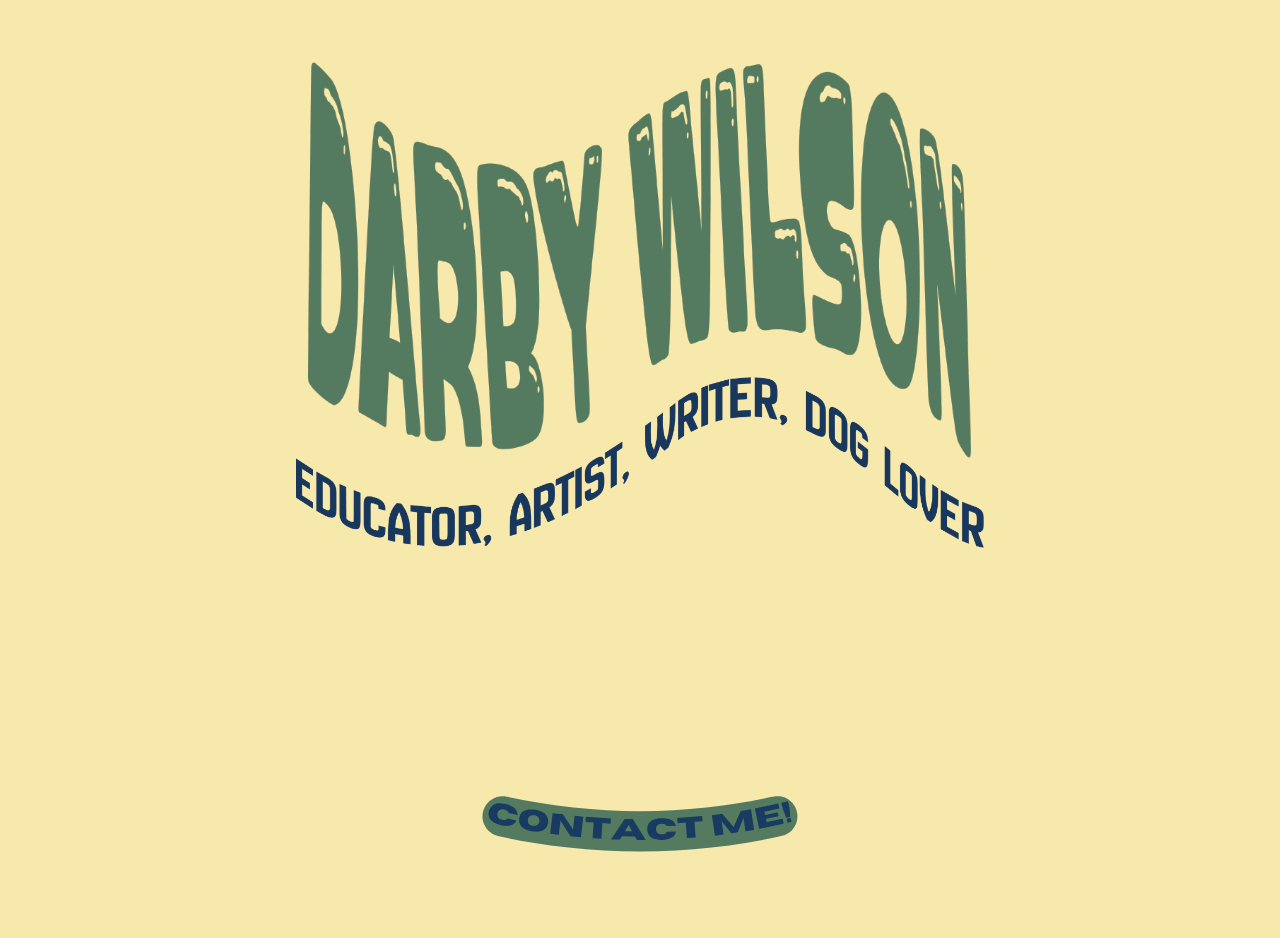
<file: index.html>
<!DOCTYPE html>
<html lang="en">

<head>
  <meta charset="utf-8">
  <meta name="viewport" content="width=device-width, initial-scale=1">
  <title>Personal Website</title>
  <link rel="stylesheet" href="main.css">
</head>

<body>
  <div class="home-layout">
    <div class="home-content-vertical">

      <img class="home-header" src="assets/home/name-header.svg"/>

      <div class="home-tagline-box">
        <a class="home-tagline-item" href="./educator/index.html">
          <img class="home-tagline-item" src="assets/home/part1.png"/>
        </a>
        <a class="home-tagline-item" href="./artist/index.html">
          <img class="home-tagline-item" src="assets/home/part2.png"/>
        </a>
        <a class="home-tagline-item" href="./writer/index.html">
          <img class="home-tagline-item" src="assets/home/part3.png"/>
        </a>
        <a class="home-tagline-item" href="./media/index.html">
          <img class="home-tagline-item" src="assets/home/part4.png"/>
        </a>
      </div>

      <a href="./contact/index.html">
        <img class="home-contact" src="assets/home/contact-me.svg"/>
      </a>

    </div>
  </div>
</body>

</html>
</file>
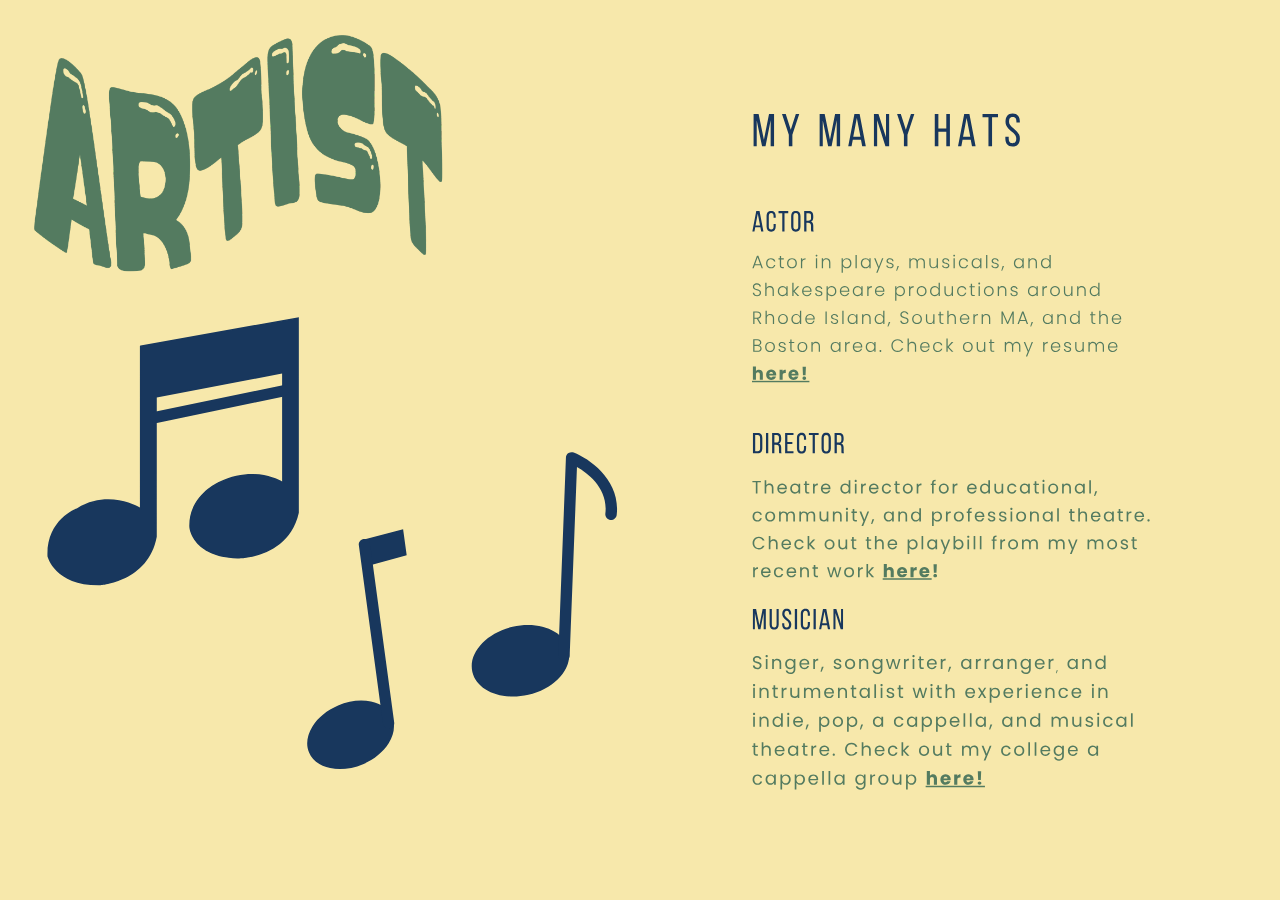
<file: artist/index.html>
<!DOCTYPE html>
<html lang="en">

<head>
  <meta charset="utf-8">
  <meta name="viewport" content="width=device-width, initial-scale=1">
  <title>HTML5 Boilerplate</title>
  <link rel="stylesheet" href="../main.css">
</head>

<body>
  <div class="lhs-rhs-box">

    <div class="lhs-box">
      <img class="lhs-box-header" src="../assets/artist/header.svg"/>
      <img class="lhs-box-graphic" src="../assets/artist/graphic.svg"/>
    </div>

    <div class="rhs-box">
      <img class="rhs-box-text-artist" src="../assets/artist/text.svg"/>
    </div>

  </div>
</body>

</html>
</file>
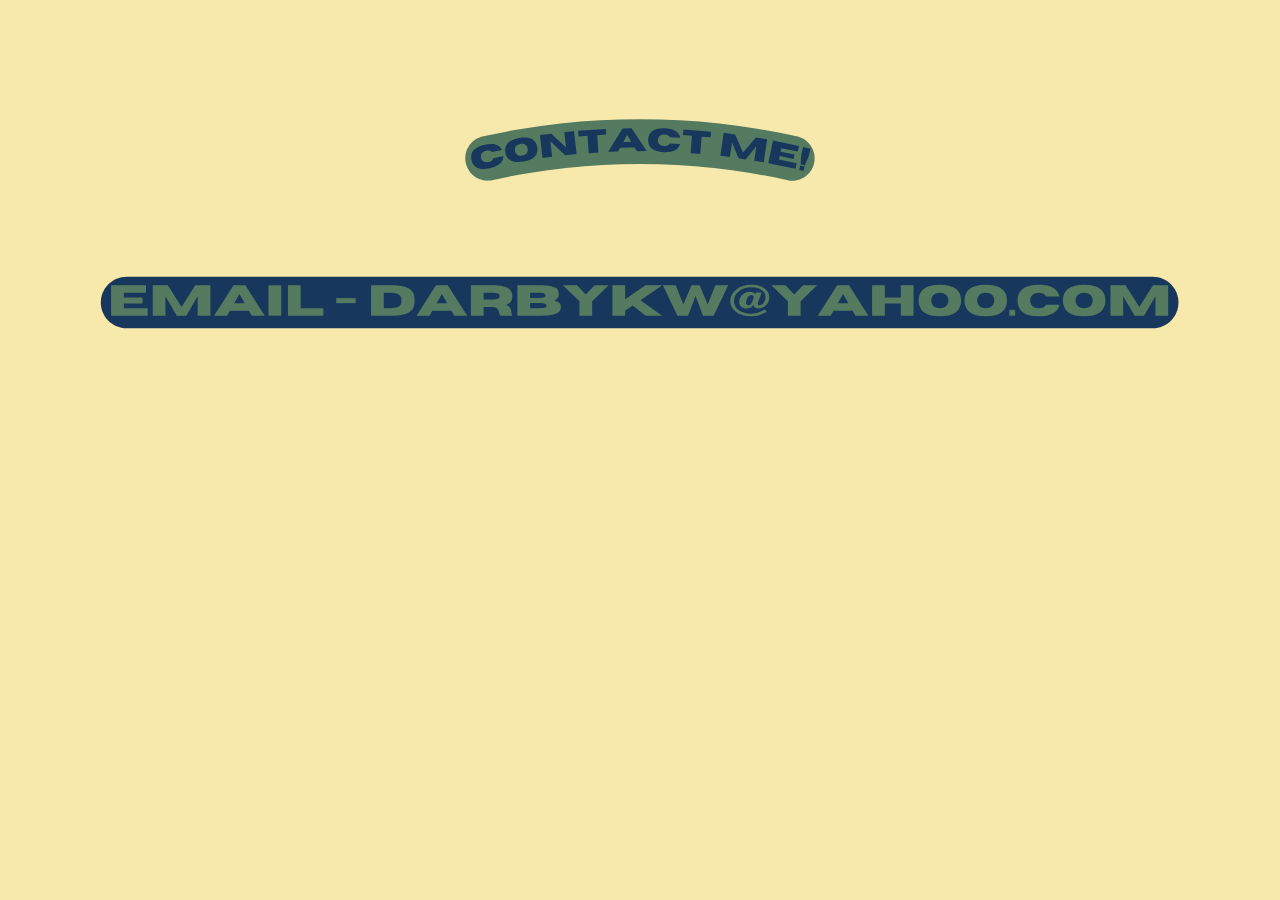
<file: contact/index.html>
<!DOCTYPE html>
<html lang="en">

<head>
  <meta charset="utf-8">
  <meta name="viewport" content="width=device-width, initial-scale=1">
  <title>HTML5 Boilerplate</title>
  <link rel="stylesheet" href="../main.css">
</head>

<body>
  <div class="contact-box">
    <img class="contact-contact-me" src="../assets/contact/contact-contact-me.svg"/>
    <a href="mailto:darbykw@yahoo.com">
       <img class="contact-email" src="../assets/contact/email.svg"/>
    </a>
  </div>
</body>

</html>
</file>
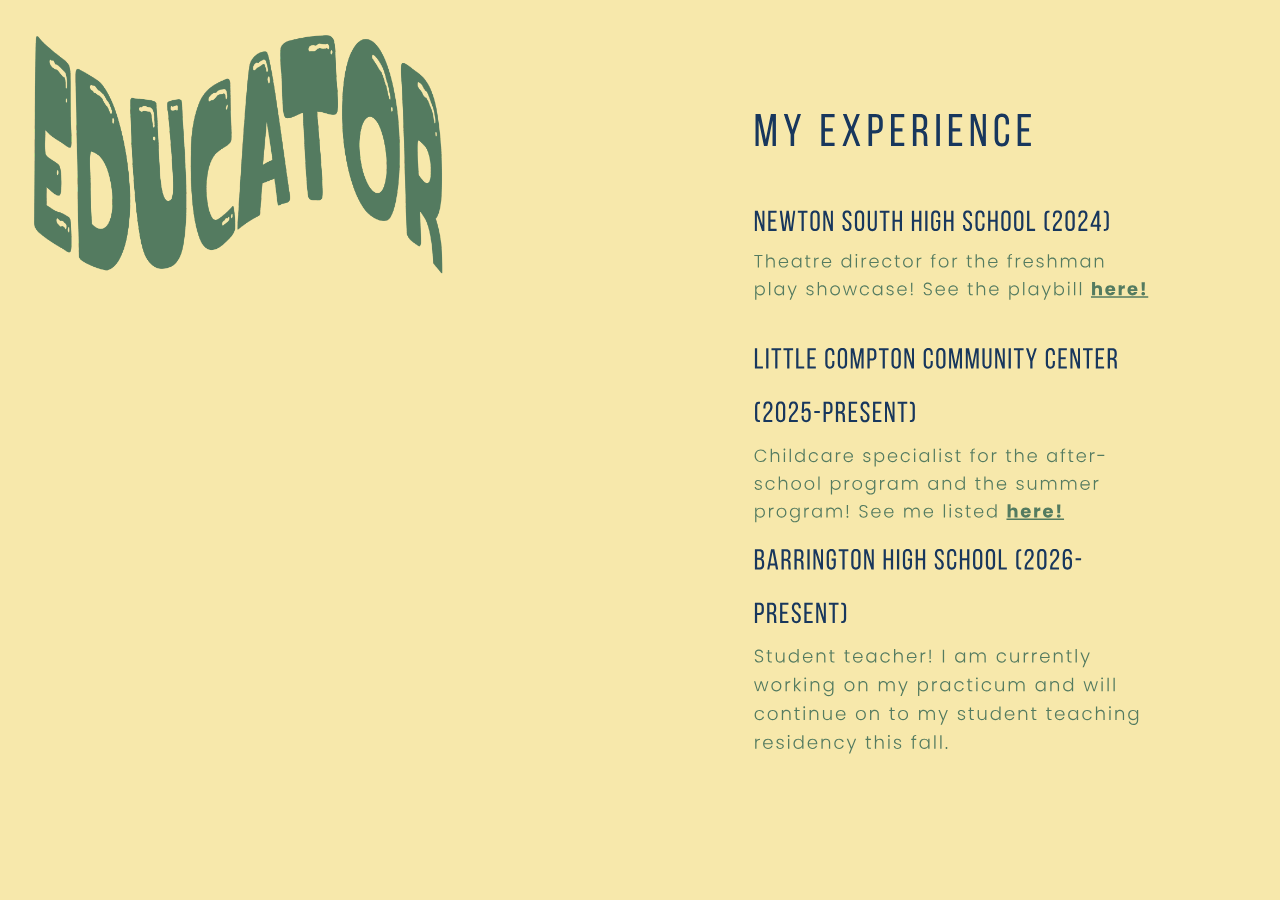
<file: educator/index.html>
<!DOCTYPE html>
<html lang="en">

<head>
  <meta charset="utf-8">
  <meta name="viewport" content="width=device-width, initial-scale=1">
  <title>HTML5 Boilerplate</title>
  <link rel="stylesheet" href="../main.css">
</head>

<body>
  <div class="lhs-rhs-box">

    <div class="lhs-box">
      <img class="lhs-box-header" src="../assets/educator/header.svg"/>
    </div>

    <div class="rhs-box">
      <img class="rhs-box-text-educator" src="../assets/educator/text.svg"/>
    </div>

  </div>
</body>

</html>
</file>
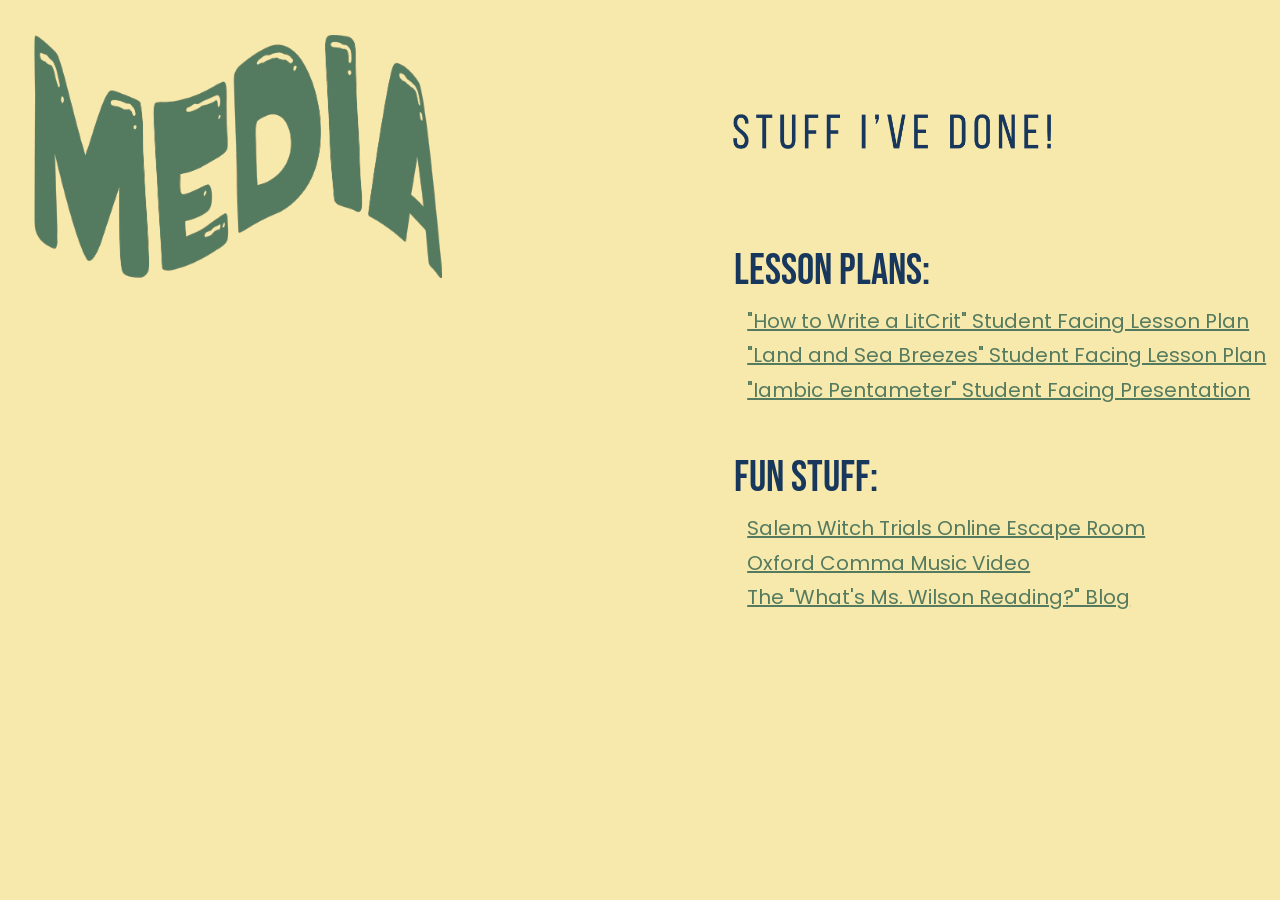
<file: media/index.html>
<!DOCTYPE html>
<html lang="en">

<head>
  <meta charset="utf-8">
  <meta name="viewport" content="width=device-width, initial-scale=1">
  <title>HTML5 Boilerplate</title>
  <link rel="stylesheet" href="../main.css">
</head>

<body>
  <div class="lhs-rhs-box">

    <div class="lhs-box">
      <img class="lhs-box-header" src="../assets/media/header.svg"/>
    </div>

    <div class="rhs-box">
      <img class="rhs-box-text-media" src="../assets/media/text.png"/>
      <h3 class="bebas-neue-regular">
        Lesson Plans:
      </h3>
      <a class="poppins-regular" href="https://canva.link/fdvarf0dc0eamwo">
        "How to Write a LitCrit" Student Facing Lesson Plan
      </a>
      <a class="poppins-regular" href="https://canva.link/zw1wq3qgrwx1j9b">
        "Land and Sea Breezes" Student Facing Lesson Plan
      </a>
      <a class="poppins-regular" href="https://canva.link/qnfe3nqyxry6wlr">
        "Iambic Pentameter" Student Facing Presentation
      </a>
      <h3 class="bebas-neue-regular">
        Fun Stuff:
      </h3>
      <a class="poppins-regular" href="https://view.genially.com/69e62d15c1c8d47cfc8b67cf">
        Salem Witch Trials Online Escape Room
      </a>
      <a class="poppins-regular" href="https://canva.link/fohfoe3xhshp0bt">
        Oxford Comma Music Video
      </a>
      <a class="poppins-regular" href="https://whatsmswilsonreading.blogspot.com/">
        The "What's Ms. Wilson Reading?" Blog
      </a>
    </div>

  </div>
</body>

</html>
</file>
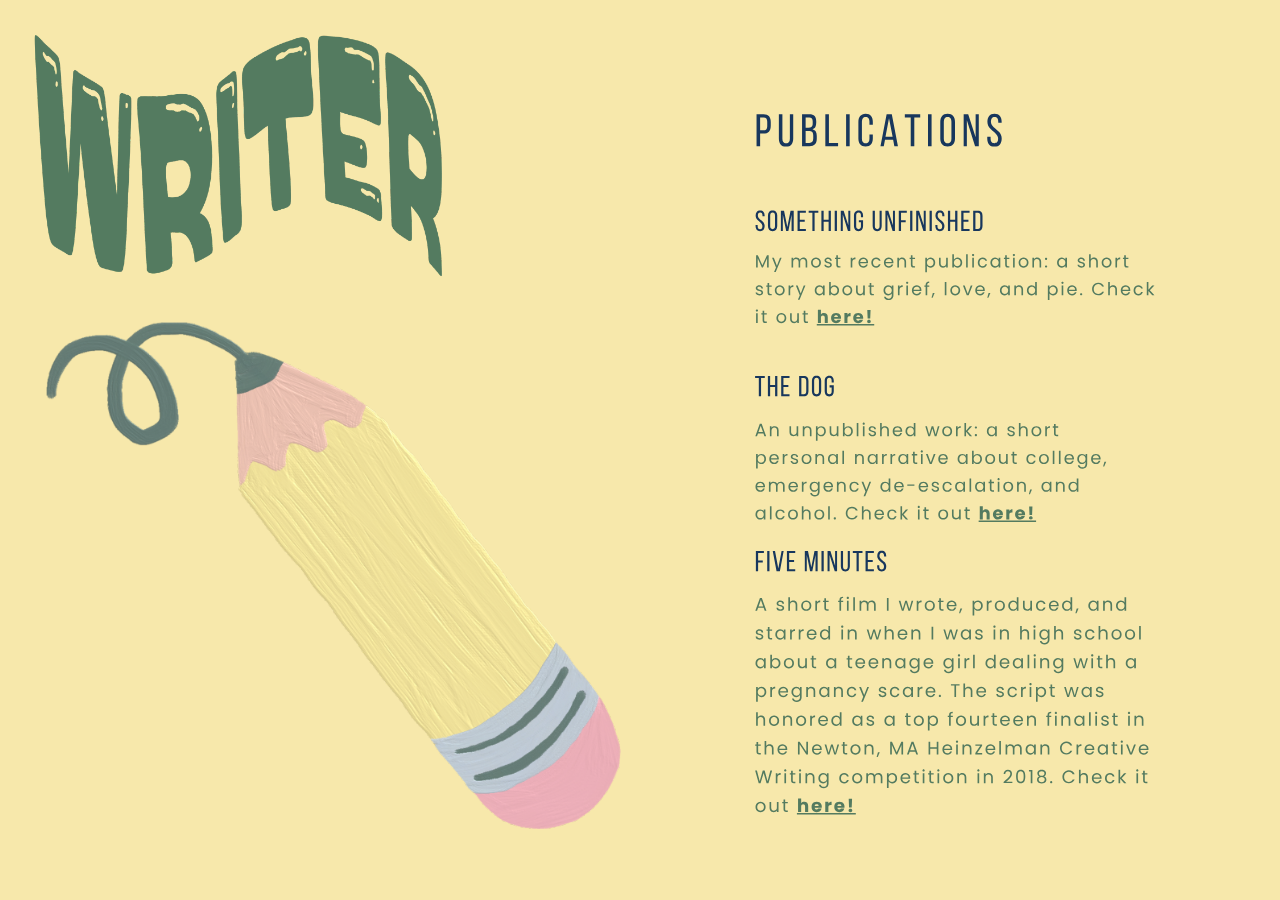
<file: writer/index.html>
<!DOCTYPE html>
<html lang="en">

<head>
  <meta charset="utf-8">
  <meta name="viewport" content="width=device-width, initial-scale=1">
  <title>HTML5 Boilerplate</title>
  <link rel="stylesheet" href="../main.css">
</head>

<body>
  <div class="lhs-rhs-box">

    <div class="lhs-box">
      <img class="lhs-box-header" src="../assets/writer/header.svg"/>
      <img class="lhs-box-graphic" src="../assets/writer/graphic.svg"/>
    </div>

    <div class="rhs-box">
      <img class="rhs-box-text-writer" src="../assets/writer/text.svg"/>
    </div>

  </div>
</body>

</html>
</file>
<file: main.css>
@import url('https://fonts.googleapis.com/css2?family=Bebas+Neue&display=swap');
@import url('https://fonts.googleapis.com/css2?family=Bebas+Neue&family=Poppins&display=swap');

body {
    background-color:#f7e8ab;
}
.small-centered {
  display: block;        /* Necessary to allow auto margins */
  margin-left: auto;     /* Centers horizontally */
  margin-right: auto;    /* Centers horizontally */
  width: 600px;          /* Makes the image small */
}
.under-that {
  display: block;        /* Necessary to allow auto margins */
  margin-left: auto;     /* Centers horizontally */
  margin-right: auto;    /* Centers horizontally */
  width: 600px;          /* Makes the image small */
  position: relative; top: -60px;
}
.bottom-of-page {
  display: block;        /* Necessary to allow auto margins */
  margin-left: auto;     /* Centers horizontally */
  margin-right: auto;    /* Centers horizontally */
  width: 400px;          /* Makes the image small */
  position: relative; top: 100px;   
}

.home-layout {
  display: flex;
  justify-content: center;
}

.home-content-vertical {
  display: flex;
  flex-direction: column;
  align-items: center;
}

.home-header {
  margin-top: 6vh;
  max-width: 56vw;
  max-height: 44vh;
  object-fit: fill;
}

.home-tagline-box {
  margin-top: -9vh;
  margin-bottom: 26vh;
  display: flex;
  flex-direction: row;
  max-height: 19vh;
}

.home-tagline-item {
  max-height: 19vh;
}

.home-contact {
  margin-bottom: 7vh;
  max-width: 37vw;
  max-height: 9vh;
  object-fit: fill;
}

.lhs-rhs-box {
  display: flex;
  flex-direction: row;
  justify-content: space-between;
}

.lhs-box {
  display: flex;
  flex-direction: column;
}

.lhs-box-header {
  margin-top: 3vh;
  margin-left: 2vw;
  max-width: 32vw;
  max-height: 33vh;
  object-fit: fill;
}

.lhs-box-graphic {
  margin-top: 5vh;
  margin-left: 3vw;
  max-width: 45vw;
}

.rhs-box {
  display: flex;
  flex-direction: column;
}

.rhs-box-text-educator {
  margin-top: 10vh;
  margin-right: 5vw;
  max-width: 38vw;
  max-height: 74vh;
}

.rhs-box-text-artist {
  margin-top: 10vh;
  margin-right: 5vw;
  max-width: 38vw;
  max-height: 78vh;
}

.rhs-box-text-writer {
  margin-top: 10vh;
  margin-right: 5vw;
  max-width: 38vw;
  max-height: 81vh;
}

.rhs-box-text-media {
  margin-top: 10vh;
  margin-right: 5vw;
  max-width: 38vw;
  max-height: 25vh;
}

.contact-box {
  display: flex;
  flex-direction: column;
  align-items: center;
}

.contact-contact-me {
  margin-top: 11vh;
  max-width: 37vw;
  max-height: 10vh;
}

.contact-email {
  margin-top: 7vh;
  max-width: 94vw;
  max-height: 10vh;
}

.bebas-neue-regular {
  font-family: "Bebas Neue", sans-serif;
  font-weight: 400;
  font-style: normal;
  font-size: 43px;
  color: #18375d;
  margin-left: 1vw;
  margin-bottom: 1vh;
}

.poppins-regular {
  font-family: "Poppins", sans-serif;
  font-weight: 400;
  font-style: normal;
  font-size: 20px;
  color: #547b60;
  margin-left: 2vw;
  margin-bottom: 0.5vh;
}
</file>
